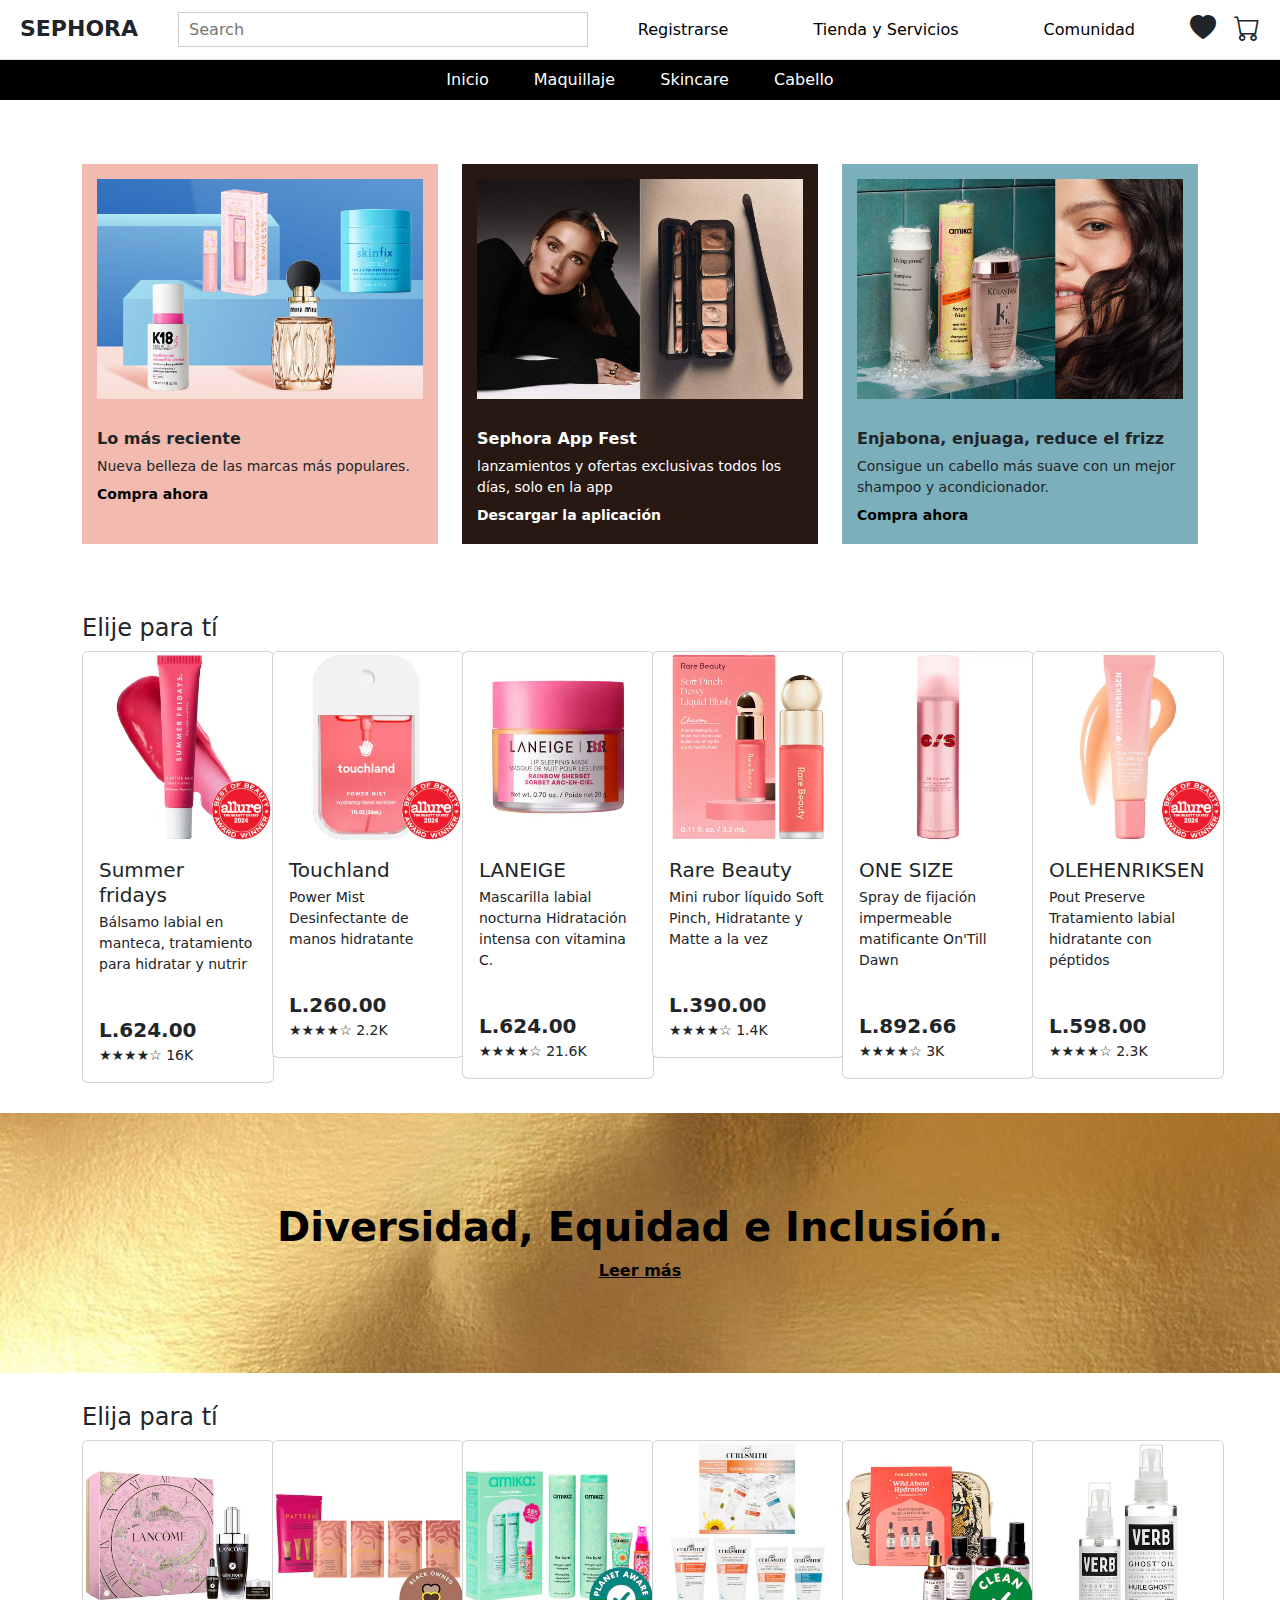
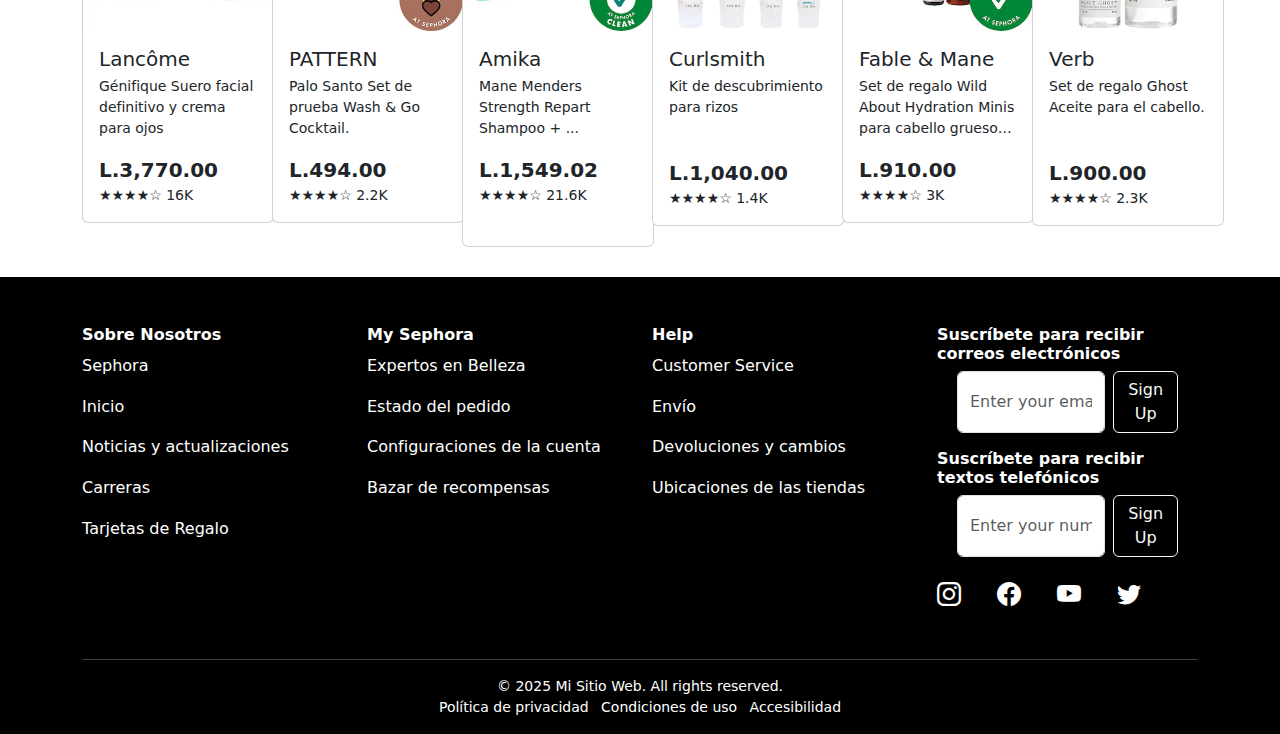
<file: index.html>
<!doctype html>
<html lang="es">

<head>
  <meta charset="utf-8">
  <meta name="viewport" content="width=device-width, initial-scale=1">
  <title>Sephora Hn</title>

  <link rel="stylesheet" href="css/miestilo.css" type="text/css">
  <link rel="stylesheet" href="css/bootstrap.css" type="text/css">

  <link rel="stylesheet" href="https://cdn.jsdelivr.net/npm/bootstrap-icons@1.11.3/font/bootstrap-icons.min.css">
  <link rel="preconnect" href="https://fonts.googleapis.com">
  <link rel="preconnect" href="https://fonts.gstatic.com" crossorigin>
</head>

<body>
  <header>
    <h3 id="titulo" class="logo">SEPHORA</h3>
    <form class="formulario">
      <input id="buscador" type="text" placeholder="Search">
    </form>
    <nav>
      <ul>
        <li class="text_color margen margininicio">Registrarse</li>
        <li class="text_color margen">Tienda y Servicios</li>
        <li class="text_color margen">Comunidad</li>
      </ul>
    </nav>
    <div id="icons">
      <i class="bi bi-heart-fill"></i>
      <i class="bi bi-cart"></i>
    </div>
  </header>

  <nav class="categories">
    <ul>
      <li><a href="index.html">Inicio</a></li>
      <li><a href="Makeup.html">Maquillaje</a></li>
      <li><a href="Skincare.html">Skincare</a></li>
      <li><a href="Cabello.html">Cabello</a></li>
    </ul>
  </nav>
  </header>
  <main>
    <section>
      <div class="container mt-4 section1">
        <div class="row">

          <div class="col-md-4">
            <div class="sephora_box sephora_boxfirst">
              <img src="img/pic1.avif" alt="Producto 1">
              <h5>Lo más reciente</h5>
              <p>Nueva belleza de las marcas más populares.</p>
              <a href="#" class="black_text">Compra ahora</a>
            </div>
          </div>

          <div class="col-md-4">
            <div class="sephora_box sephora_boxthird text_color2">
              <img src="img/pic3.jpg" alt="Producto 3">
              <h5>Sephora App Fest</h5>
              <p>lanzamientos y ofertas exclusivas todos los días, solo en la app</p>
              <a href="#" class="white_text">Descargar la aplicación</a>
            </div>
          </div>

          <div class="col-md-4">
            <div class="sephora_box sephora_boxsecond">
              <img src="img/pic2.webp" alt="Producto 2">
              <h5>Enjabona, enjuaga, reduce el frizz</h5>
              <p>Consigue un cabello más suave con un mejor shampoo y acondicionador.</p>
              <a href="#" class="black_text">Compra ahora</a>
            </div>
          </div>
    </section>

    <section class="margen_top">
      <div class="container">
        <div class="row">
          <h4>Elije para tí</h4>

          <div class="col-2">
            <div class="card" style="width: 12rem;">
              <img src="img/summerfriday.avif" class="card-img-top" alt="...">
              <div class="card-body">
                <h5 class="card-title mb-1">Summer fridays</h5>
                <p class="card-text small">Bálsamo labial en manteca, tratamiento para hidratar y nutrir</p>
                <br>
                <div class="fw-bold fs-5">L.624.00</div>
                <div class="small">★★★★☆ 16K</div>
              </div>
            </div>
          </div>

          <div class="col-2">
            <div class="card" style="width: 12rem;">
              <img src="img/touchland.avif" class="card-img-top" alt="...">
              <div class="card-body">
                <h5 class="card-title mb-1">Touchland</h5>
                <p class="card-text small">Power Mist Desinfectante de manos hidratante</p>
                <br>
                <div class="fw-bold fs-5">L.260.00</div>
                <div class="small">★★★★☆ 2.2K</div>
              </div>
            </div>
          </div>

          <div class="col-2">
            <div class="card" style="width: 12rem;">
              <img src="img/laneige.webp" class="card-img-top" alt="...">
              <div class="card-body">
                <h5 class="card-title mb-1">LANEIGE</h5>
                <p class="card-text small">Mascarilla labial nocturna Hidratación intensa con vitamina C.</p>
                <br>
                <div class="fw-bold fs-5">L.624.00</div>
                <div class="small">★★★★☆ 21.6K</div>
              </div>
            </div>
          </div>

          <div class="col-2">
            <div class="card" style="width: 12rem;">
              <img src="img/rarebeauty.webp" class="card-img-top" alt="...">
              <div class="card-body">
                <h5 class="card-title mb-1">Rare Beauty</h5>
                <p class="card-text small">Mini rubor líquido Soft Pinch, Hidratante y Matte a la vez</p>
                <br>
                <div class="fw-bold fs-5">L.390.00</div>
                <div class="small">★★★★☆ 1.4K</div>
              </div>
            </div>
          </div>

          <div class="col-2">
            <div class="card" style="width: 12rem;">
              <img src="img/onesize.webp" class="card-img-top" alt="...">
              <div class="card-body">
                <h5 class="card-title mb-1">ONE SIZE</h5>
                <p class="card-text small">Spray de fijación impermeable matificante On'Till Dawn</p>
                <br>
                <div class="fw-bold fs-5">L.892.66</div>
                <div class="small">★★★★☆ 3K</div>
              </div>
            </div>
          </div>

          <div class="col-2">
            <div class="card" style="width: 12rem;">
              <img src="img/peptide.avif" class="card-img-top" alt="...">
              <div class="card-body">
                <h5 class="card-title mb-1">OLEHENRIKSEN</h5>
                <p class="card-text small">Pout Preserve Tratamiento labial hidratante con péptidos</p>
                <br>
                <div class="fw-bold fs-5">L.598.00</div>
                <div class="small">★★★★☆ 2.3K</div>
              </div>
            </div>

          </div>
        </div>
    </section>
    <section class="fondoimagen padding centrado margin_text margen_top">
      <h1><b><span class="black_text">Diversidad, Equidad e Inclusión.</span></b></h1>
      <a href="#" class="black_text fw-bold">Leer más</a>
    </section>

    <section>
      <section class="margen_top">
        <div class="container">
          <div class="row">
            <h4>Elija para tí</h4>

            <div class="col-2">
              <div class="card" style="width: 12rem;">
                <img src="img/lancome.webp" class="card-img-top" alt="...">
                <div class="card-body">
                  <h5 class="card-title mb-1">Lancôme</h5>
                  <p class="card-text small">Génifique Suero facial definitivo y crema para ojos</p>
                  <div class="fw-bold fs-5">L.3,770.00</div>
                  <div class="small">★★★★☆ 16K</div>
                </div>
              </div>
            </div>

            <div class="col-2">
              <div class="card" style="width: 12rem;">
                <img src="img/palo santo.jpg" class="card-img-top" alt="...">
                <div class="card-body">
                  <h5 class="card-title mb-1">PATTERN</h5>
                  <p class="card-text small">Palo Santo Set de prueba Wash & Go Cocktail.</p>
                  <div class="fw-bold fs-5">L.494.00</div>
                  <div class="small">★★★★☆ 2.2K</div>
                </div>
              </div>
            </div>

            <div class="col-2">
              <div class="card" style="width: 12rem;">
                <img src="img/amika .avif" class="card-img-top" alt="...">
                <div class="card-body">
                  <h5 class="card-title mb-1">Amika</h5>
                  <p class="card-text small">Mane Menders Strength Repart Shampoo + ...</p>
                  <div class="fw-bold fs-5">L.1,549.02</div>
                  <div class="small">★★★★☆ 21.6K</div>
                  <br>
                </div>
              </div>
            </div>

            <div class="col-2">
              <div class="card" style="width: 12rem;">
                <img src="img/curlsmith.webp" class="card-img-top" alt="...">
                <div class="card-body">
                  <h5 class="card-title mb-1">Curlsmith</h5>
                  <p class="card-text small">Kit de descubrimiento para rizos</p>
                  <br>
                  <div class="fw-bold fs-5">L.1,040.00</div>
                  <div class="small">★★★★☆ 1.4K</div>
                </div>
              </div>
            </div>

            <div class="col-2">
              <div class="card" style="width: 12rem;">
                <img src="img/fable&mane.webp" class="card-img-top" alt="...">
                <div class="card-body">
                  <h5 class="card-title mb-1">Fable & Mane</h5>
                  <p class="card-text small">Set de regalo Wild About Hydration Minis para cabello grueso…</p>
                  <div class="fw-bold fs-5">L.910.00</div>
                  <div class="small">★★★★☆ 3K</div>
                </div>
              </div>
            </div>

            <div class="col-2">
              <div class="card" style="width: 12rem;">
                <img src="img/Verb.webp" class="card-img-top" alt="...">
                <div class="card-body">
                  <h5 class="card-title mb-1">Verb</h5>
                  <p class="card-text small">Set de regalo Ghost Aceite para el cabello.</p>
                  <br>
                  <div class="fw-bold fs-5">L.900.00</div>
                  <div class="small">★★★★☆ 2.3K</div>
                </div>
              </div>
            </div>
          </div>
      </section>

  </main>
  <footer>
    <footer class="footer footerbg text-white pt-5 pb-3">
      <div class="container">
        <div class="row g-4">
          <div class="col-12 col-md-6 col-lg-3">
            <h6 class="fw-bold">Sobre Nosotros</h6>
            <ul class="list-unstyled mb-0 footer-list">
              <li><a href="About us.html" class="text-white">Sephora</a></li>
              <li><a href="index.html" class="text-white">Inicio</a></li>
              <li><a href="#" class="text-white">Noticias y actualizaciones</a></li>
              <li><a href="#" class="text-white">Carreras</a></li>
              <li><a href="#" class="text-white">Tarjetas de Regalo</a></li>
            </ul>
          </div>

          <div class="col-12 col-md-6 col-lg-3">
            <h6 class="fw-bold">My Sephora</h6>
            <ul class="list-unstyled mb-0 footer-list">
              <li><a href="#" class="text-white">Expertos en Belleza</a></li>
              <li><a href="#" class="text-white">Estado del pedido</a></li>
              <li><a href="#" class="text-white">Configuraciones de la cuenta</a></li>
              <li><a href="#" class="text-white">Bazar de recompensas</a></li>
            </ul>
          </div>

          <div class="col-12 col-md-6 col-lg-3">
            <h6 class="fw-bold">Help</h6>
            <ul class="list-unstyled mb-0 footer-list">
              <li><a href="#" class="text-white">Customer Service</a></li>
              <li><a href="#" class="text-white">Envío</a></li>
              <li><a href="#" class="text-white">Devoluciones y cambios</a></li>
              <li><a href="#" class="text-white">Ubicaciones de las tiendas</a></li>
            </ul>
          </div>

          <div class="col-12 col-md-6 col-lg-3">
            <h6 class="fw-bold">Suscríbete para recibir correos electrónicos</h6>
            <form class="d-flex mb-3">
              <input type="email" class="form-control me-2" placeholder="Enter your email">
              <button class="btn btn-outline-light">Sign Up</button>
            </form>

            <h6 class="fw-bold">Suscríbete para recibir textos telefónicos</h6>
            <form class="d-flex mb-3">
              <input type="text" class="form-control me-2" placeholder="Enter your number">
              <button class="btn btn-outline-light">Sign Up</button>
            </form>


            <div id="icons-footer">
              <a href="#"><i class="bi bi-instagram text-white me-3"></i></a>
              <a href="#"><i class="bi bi-facebook text-white me-3"></i></a>
              <a href="#"><i class="bi bi-youtube text-white me-3"></i></a>
              <a href="#"><i class="bi bi-twitter text-white"></i></a>
              <br>
            </div>

          </div>
        </div>
        <hr class="bg-light">
        <div class="text-center small">
          <p class="mb-0">&copy; 2025 Mi Sitio Web. All rights reserved.</p>
          <a href="#" class="text-white me-2">Política de privacidad</a>
          <a href="#" class="text-white me-2">Condiciones de uso</a>
          <a href="#" class="text-white">Accesibilidad</a>
        </div>
      </div>
    </footer>

    <script src="js/bootstrap.bundle.min.js" type="script"></script>
</body>

</html>
</file>
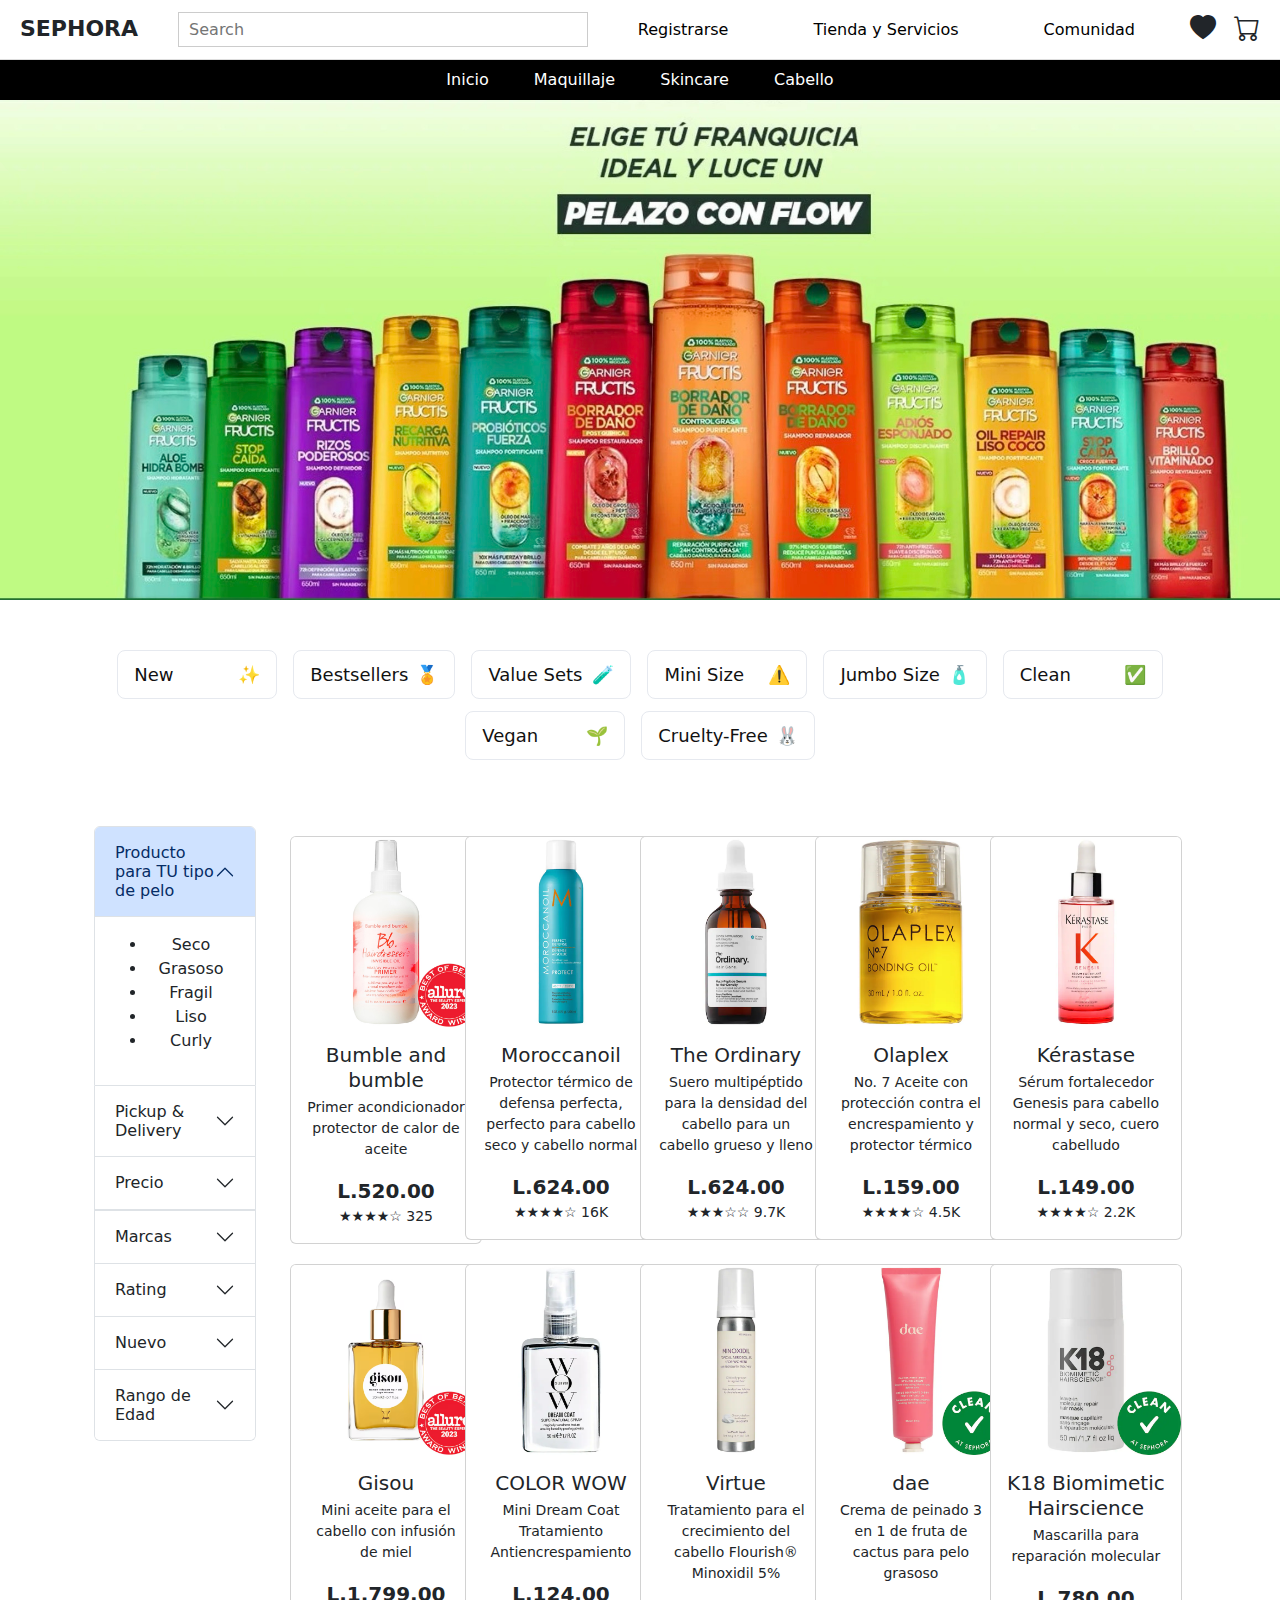
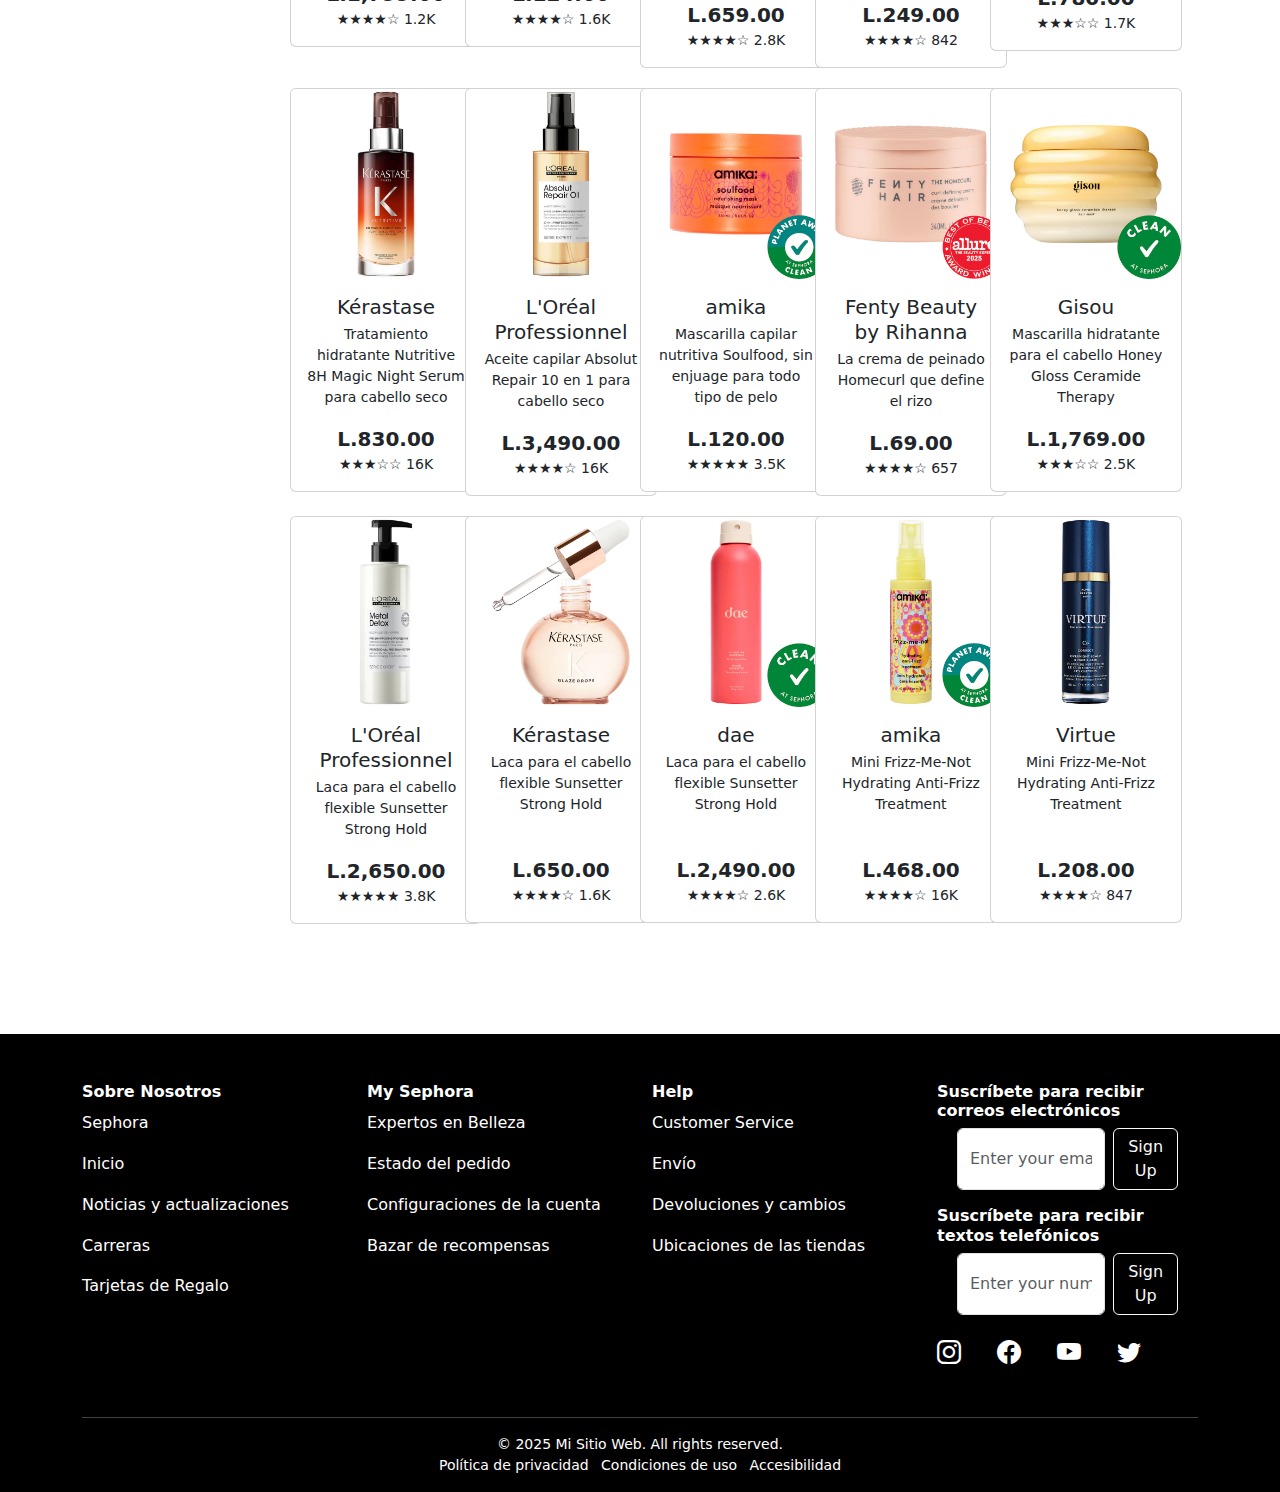
<file: Cabello.html>
<!doctype html>
<html lang="es">

<head>
  <meta charset="utf-8">
  <meta name="viewport" content="width=device-width, initial-scale=1">
  <title>Cabello</title>

  <link rel="stylesheet" href="css/miestilopelo.css" type="text/css">
  <link rel="stylesheet" href="css/bootstrap.css" type="text/css">
  <link rel="stylesheet" href="https://cdn.jsdelivr.net/npm/bootstrap-icons@1.11.3/font/bootstrap-icons.css">
</head>

<body>
  <header>
    <h3 id="titulo" class="logo">SEPHORA</h3>
    <form class="formulario">
      <input id="buscador" type="text" placeholder="Search">
    </form>
    <nav>
      <ul>
        <li class="text_color margen margininicio">Registrarse</li>
        <li class="text_color margen">Tienda y Servicios</li>
        <li class="text_color margen">Comunidad</li>
      </ul>
    </nav>
    <div id="icons">
      <i class="bi bi-heart-fill"></i>
      <i class="bi bi-cart"></i>
    </div>
  </header>

  <nav class="categories">
    <ul>
      <li><a href="index.html">Inicio</a></li>
      <li><a href="Makeup.html">Maquillaje</a></li>
      <li><a href="Skincare.html">Skincare</a></li>
      <li><a href="Cabello.html">Cabello</a></li>
    </ul>
  </nav>
  </header>

  <section id="promo">
    <div class="container">
    </div>
  </section>
  <section>
    <div class="container">
      <div class="texto_centro">
        <div class="margen_interior paddingpromo">
          <div class="chips-container">
            <div class="chips-wrap">
              <button class="chip"><span>New</span><span class="icon rosa">✨</span></button>
              <button class="chip"><span>Bestsellers</span><span class="icon verde">🏅</span></button>
              <button class="chip"><span>Value Sets</span><span class="icon verde">🧪</span></button>
              <button class="chip"><span>Mini Size</span><span class="icon azul">⚠️</span></button>
              <button class="chip"><span>Jumbo Size</span><span class="icon verde">🧴</span></button>
              <button class="chip"><span>Clean</span><span class="icon verde">✅</span></button>
              <button class="chip"><span>Vegan</span><span class="icon verde">🌱</span></button>
              <button class="chip"><span>Cruelty-Free</span><span class="icon rosa">🐰</span></button>
            </div>
          </div>

          <section>
            <div class="container margen_interior">
              <div class="row">
                <div class="col-2">
                  <div class="accordion" id="accordionExample">
                    <div class="accordion-item">
                      <h2 class="accordion-header">
                        <button class="accordion-button" type="button" data-bs-toggle="collapse"
                          data-bs-target="#collapseOne" aria-expanded="true" aria-controls="collapseOne">
                          Producto para TU tipo de pelo
                        </button>
                      </h2>
                      <div id="collapseOne" class="accordion-collapse collapse show" data-bs-parent="#accordionExample">
                        <div class="accordion-body">
                          <ul>
                            <li>Seco</li>
                            <li>Grasoso</li>
                            <li>Fragil</li>
                            <li>Liso</li>
                            <li>Curly</li>
                          </ul>
                        </div>
                      </div>
                    </div>
                    <div class="accordion-item">
                      <h2 class="accordion-header">
                        <button class="accordion-button collapsed" type="button" data-bs-toggle="collapse"
                          data-bs-target="#collapseTwo" aria-expanded="false" aria-controls="collapseTwo">
                          Pickup & Delivery
                        </button>
                      </h2>
                      <div id="collapseTwo" class="accordion-collapse collapse" data-bs-parent="#accordionExample">
                        <div class="accordion-body">
                          <ul>
                            <li><b>Pickup:</b> Escoge una tienda </li>
                            <li><b>Delivery para el mismo dia:</b> Selecciona tu ubicacción</li>
                            <li><b>Shipping:</b> Elige tu ubicacción</li>

                          </ul>
                        </div>
                      </div>
                    </div>
                    <div class="accordion-item">
                      <h2 class="accordion-header">
                        <button class="accordion-button collapsed" type="button" data-bs-toggle="collapse"
                          data-bs-target="#collapseThree" aria-expanded="false" aria-controls="collapseThree">
                          Precio
                        </button>
                      </h2>
                      <div id="collapseThree" class="accordion-collapse collapse" data-bs-parent="#accordionExample">
                        <div class="accordion-body">
                          <ul>
                            <li>Menor a L.500 </li>
                            <li>L.500 - L.1,000</li>
                            <li>L.1,001-L.1,500</li>
                            <li>L.1,501-L.2,000</li>
                            <li>L.2,001-L.3,000</li>
                            <li>Mayor a L.3,000</li>
                          </ul>
                        </div>
                      </div>
                    </div>
                    <div class="accordion-item">
                      <h2 class="accordion-header">

                      </h2>
                      <div id="collapseFour" class="accordion-collapse collapse" data-bs-parent="#accordionExample">
                        <div class="accordion-body">
                          <ul>
                          </ul>
                        </div>
                      </div>
                    </div>
                    <div class="accordion-item">
                      <h2 class="accordion-header">
                        <button class="accordion-button collapsed" type="button" data-bs-toggle="collapse"
                          data-bs-target="#collapseFive" aria-expanded="false" aria-controls="collapseFive">
                          Marcas
                        </button>
                      </h2>
                      <div id="collapseFive" class="accordion-collapse collapse" data-bs-parent="#accordionExample">
                        <div class="accordion-body">
                          <ul>
                            <li>Pantene (7) </li>
                            <li>Garnier (43)</li>
                            <li>Kerastase (33)</li>
                            <li>Olaplex (11)</li>
                            <li>L'Oréal (22)</li>
                            <li>Moroccanoil (24)</li>
                            <li>Dove (12)</li>
                          </ul>
                        </div>
                      </div>
                    </div>
                    <div class="accordion-item">
                      <h2 class="accordion-header">
                        <button class="accordion-button collapsed" type="button" data-bs-toggle="collapse"
                          data-bs-target="#collapseSix" aria-expanded="false" aria-controls="collapseSix">
                          Rating
                        </button>
                      </h2>
                      <div id="collapseSix" class="accordion-collapse collapse" data-bs-parent="#accordionExample">
                        <div class="accordion-body">
                          <ul>
                            <li>★★★★★(25)</li>
                            <li>★★★★☆(582)</li>
                            <li>★★★☆☆(147)</li>
                            <li>★★☆☆☆(257)</li>
                            <li>★☆☆☆☆(68)</li>
                          </ul>
                        </div>
                      </div>
                    </div>
                    <div class="accordion-item">
                      <h2 class="accordion-header">
                        <button class="accordion-button collapsed" type="button" data-bs-toggle="collapse"
                          data-bs-target="#collapseSeven" aria-expanded="false" aria-controls="collapseSeven">
                          Nuevo
                        </button>
                      </h2>
                      <div id="collapseSeven" class="accordion-collapse collapse" data-bs-parent="#accordionExample">
                        <div class="accordion-body">
                          <ul>
                            <li>Nuevos productos (4)</li>

                          </ul>
                        </div>
                      </div>
                    </div>
                    <div class="accordion-item">
                      <h2 class="accordion-header">
                        <button class="accordion-button collapsed" type="button" data-bs-toggle="collapse"
                          data-bs-target="#collapseEight" aria-expanded="false" aria-controls="collapseEight">
                          Rango de Edad
                        </button>
                      </h2>
                      <div id="collapseEight" class="accordion-collapse collapse" data-bs-parent="#accordionExample">
                        <div class="accordion-body">
                          <ul>
                            <li>20s (1574) </li>
                            <li>30s(1455)</li>
                            <li>40s(144)</li>
                            <li>50s+ (345)</li>
                          </ul>
                        </div>
                      </div>
                    </div>
                  </div>

                </div>

                <div class="col-10">
                  <div class="row">
                    <div class="col-2 padding_cajas">
                      <div class="card" style="width: 12rem;">
                        <img src="img/p1.jpg.avif" class="card-img-top" alt="...">
                        <div class="card-body">
                          <h5 class="card-title mb-1">Bumble and bumble</h5>
                          <p class="card-text small">Primer acondicionador protector de calor de aceite</p>
                          <div class="fw-bold fs-5">L.520.00</div>
                          <div class="small">★★★★☆ 325</div>
                        </div>
                      </div>
                    </div>
                    <div class="col-2 padding_cajas">
                      <div class="card" style="width: 12rem;">
                        <img src="img/p2.jpg.webp" class="card-img-top" alt="...">
                        <div class="card-body">
                          <h5 class="card-title mb-1">Moroccanoil</h5>
                          <p class="card-text small">Protector térmico de defensa perfecta, perfecto para cabello seco y
                            cabello normal</p>
                          <div class="fw-bold fs-5">L.624.00</div>
                          <div class="small">★★★★☆ 16K</div>
                        </div>
                      </div>
                    </div>
                    <div class="col-2 padding_cajas">
                      <div class="card" style="width: 12rem;">
                        <img src="img/p3.jpg.webp" class="card-img-top" alt="...">
                        <div class="card-body">
                          <h5 class="card-title mb-1">The Ordinary</h5>
                          <p class="card-text small">Suero multipéptido para la densidad del cabello para un cabello
                            grueso y lleno</p>
                          <div class="fw-bold fs-5">L.624.00</div>
                          <div class="small">★★★☆☆ 9.7K</div>
                        </div>
                      </div>
                    </div>
                    <div class="col-2 padding_cajas">
                      <div class="card" style="width: 12rem;">
                        <img src="img/p4.jpg.webp" class="card-img-top" alt="...">
                        <div class="card-body">
                          <h5 class="card-title mb-1">Olaplex</h5>
                          <p class="card-text small">No. 7 Aceite con protección contra el encrespamiento y protector
                            térmico</p>
                          <div class="fw-bold fs-5">L.159.00</div>
                          <div class="small">★★★★☆ 4.5K</div>
                        </div>
                      </div>
                    </div>
                    <div class="col-2 padding_cajas">
                      <div class="card" style="width: 12rem;">
                        <img src="img/p5.jpg.webp" class="card-img-top" alt="...">
                        <div class="card-body">
                          <h5 class="card-title mb-1">Kérastase</h5>
                          <p class="card-text small">Sérum fortalecedor Genesis para cabello normal y seco, cuero
                            cabelludo</p>
                          <div class="fw-bold fs-5">L.149.00</div>
                          <div class="small">★★★★☆ 2.2K</div>
                        </div>
                      </div>
                    </div>

                  </div>

                  <div class="row">
                    <div class="col-2 padding_cajas">
                      <div class="card" style="width: 12rem;">
                        <img src="img/p6.jpg.avif" class="card-img-top" alt="...">
                        <div class="card-body">
                          <h5 class="card-title mb-1">Gisou</h5>
                          <p class="card-text small">Mini aceite para el cabello con infusión de miel</p>
                          <div class="fw-bold fs-5">L.1,799.00</div>
                          <div class="small">★★★★☆ 1.2K</div>
                        </div>
                      </div>
                    </div>
                    <div class="col-2 padding_cajas">
                      <div class="card" style="width: 12rem;">
                        <img src="img/p7.jpg.webp" class="card-img-top" alt="...">
                        <div class="card-body">
                          <h5 class="card-title mb-1">COLOR WOW</h5>
                          <p class="card-text small">Mini Dream Coat Tratamiento Antiencrespamiento</p>
                          <div class="fw-bold fs-5">L.124.00</div>
                          <div class="small">★★★★☆ 1.6K</div>
                        </div>
                      </div>
                    </div>
                    <div class="col-2 padding_cajas">
                      <div class="card" style="width: 12rem;">
                        <img src="img/p8.jpg.webp" class="card-img-top" alt="...">
                        <div class="card-body">
                          <h5 class="card-title mb-1">Virtue</h5>
                          <p class="card-text small">Tratamiento para el crecimiento del cabello Flourish® Minoxidil 5%
                          </p>
                          <div class="fw-bold fs-5">L.659.00</div>
                          <div class="small">★★★★☆ 2.8K</div>
                        </div>
                      </div>
                    </div>
                    <div class="col-2 padding_cajas">
                      <div class="card" style="width: 12rem;">
                        <img src="img/p9.jpg.webp" class="card-img-top" alt="...">
                        <div class="card-body">
                          <h5 class="card-title mb-1">dae</h5>
                          <p class="card-text small">Crema de peinado 3 en 1 de fruta de cactus para pelo grasoso</p>
                          <div class="fw-bold fs-5">L.249.00</div>
                          <div class="small">★★★★☆ 842</div>
                        </div>
                      </div>
                    </div>
                    <div class="col-2 padding_cajas">
                      <div class="card" style="width: 12rem;">
                        <img src="img/p10.jpg.webp" class="card-img-top" alt="...">
                        <div class="card-body">
                          <h5 class="card-title mb-1">K18 Biomimetic Hairscience </h5>
                          <p class="card-text small">Mascarilla para reparación molecular</p>
                          <div class="fw-bold fs-5">L.780.00</div>
                          <div class="small">★★★☆☆ 1.7K</div>
                        </div>
                      </div>
                    </div>

                  </div>
                  <div class="row">
                    <div class="col-2 padding_cajas">
                      <div class="card" style="width: 12rem;">
                        <img src="img/p11.jpg.webp" class="card-img-top" alt="...">
                        <div class="card-body">
                          <h5 class="card-title mb-1">Kérastase</h5>
                          <p class="card-text small">Tratamiento hidratante Nutritive 8H Magic Night Serum para cabello
                            seco</p>
                          <div class="fw-bold fs-5">L.830.00</div>
                          <div class="small">★★★☆☆ 16K</div>
                        </div>
                      </div>
                    </div>
                    <div class="col-2 padding_cajas">
                      <div class="card" style="width: 12rem;">
                        <img src="img/p12.jpg.webp" class="card-img-top" alt="...">
                        <div class="card-body">
                          <h5 class="card-title mb-1">L'Oréal Professionnel</h5>
                          <p class="card-text small">Aceite capilar Absolut Repair 10 en 1 para cabello seco</p>
                          <div class="fw-bold fs-5">L.3,490.00</div>
                          <div class="small">★★★★☆ 16K</div>
                        </div>
                      </div>
                    </div>
                    <div class="col-2 padding_cajas">
                      <div class="card" style="width: 12rem;">
                        <img src="img/p13.jpg.webp" class="card-img-top" alt="...">
                        <div class="card-body">
                          <h5 class="card-title mb-1">amika</h5>
                          <p class="card-text small">Mascarilla capilar nutritiva Soulfood, sin enjuage para todo tipo
                            de pelo</p>
                          <div class="fw-bold fs-5">L.120.00</div>
                          <div class="small">★★★★★ 3.5K</div>
                        </div>
                      </div>
                    </div>
                    <div class="col-2 padding_cajas">
                      <div class="card" style="width: 12rem;">
                        <img src="img/p14.jpg.avif" class="card-img-top" alt="...">
                        <div class="card-body">
                          <h5 class="card-title mb-1">Fenty Beauty by Rihanna</h5>
                          <p class="card-text small">La crema de peinado Homecurl que define el rizo</p>
                          <div class="fw-bold fs-5">L.69.00</div>
                          <div class="small">★★★★☆ 657</div>
                        </div>
                      </div>
                    </div>
                    <div class="col-2 padding_cajas">
                      <div class="card" style="width: 12rem;">
                        <img src="img/p15.jpg.webp" class="card-img-top" alt="...">
                        <div class="card-body">
                          <h5 class="card-title mb-1">Gisou</h5>
                          <p class="card-text small">Mascarilla hidratante para el cabello Honey Gloss Ceramide Therapy
                          </p>
                          <div class="fw-bold fs-5">L.1,769.00</div>
                          <div class="small">★★★☆☆ 2.5K</div>
                        </div>
                      </div>
                    </div>

                  </div>
                  <div class="row">
                    <div class="col-2 padding_cajas">
                      <div class="card" style="width: 12rem;">
                        <img src="img/p16.jpg.webp" class="card-img-top" alt="...">
                        <div class="card-body">
                          <h5 class="card-title mb-1">L'Oréal Professionnel</h5>
                          <p class="card-text small">Laca para el cabello flexible Sunsetter Strong Hold</p>
                          <div class="fw-bold fs-5">L.2,650.00</div>
                          <div class="small">★★★★★ 3.8K</div>
                        </div>
                      </div>
                    </div>
                    <div class="col-2 padding_cajas">
                      <div class="card" style="width: 12rem;">
                        <img src="img/p17.jpg.webp" class="card-img-top" alt="...">
                        <div class="card-body">
                          <h5 class="card-title mb-1">Kérastase</h5>
                          <p class="card-text small">Laca para el cabello flexible Sunsetter Strong Hold</p>
                          <br>
                          <div class="fw-bold fs-5">L.650.00</div>
                          <div class="small">★★★★☆ 1.6K</div>
                        </div>
                      </div>
                    </div>
                    <div class="col-2 padding_cajas">
                      <div class="card" style="width: 12rem;">
                        <img src="img/p18.jpg.webp" class="card-img-top" alt="...">
                        <div class="card-body">
                          <h5 class="card-title mb-1">dae</h5>
                          <p class="card-text small">Laca para el cabello flexible Sunsetter Strong Hold</p>
                          <br>
                          <div class="fw-bold fs-5">L.2,490.00</div>
                          <div class="small">★★★★☆ 2.6K</div>
                        </div>
                      </div>
                    </div>
                    <div class="col-2 padding_cajas">
                      <div class="card" style="width: 12rem;">
                        <img src="img/p19.jpg.avif" class="card-img-top" alt="...">
                        <div class="card-body">
                          <h5 class="card-title mb-1">amika</h5>
                          <p class="card-text small">Mini Frizz-Me-Not Hydrating Anti-Frizz Treatment
                          </p>
                          <br>
                          <div class="fw-bold fs-5">L.468.00</div>
                          <div class="small">★★★★☆ 16K</div>
                        </div>
                      </div>
                    </div>
                    <div class="col-2 padding_cajas">
                      <div class="card" style="width: 12rem;">
                        <img src="img/p20.jpg.webp" class="card-img-top" alt="...">
                        <div class="card-body">
                          <h5 class="card-title mb-1">Virtue</h5>
                          <p class="card-text small">Mini Frizz-Me-Not Hydrating Anti-Frizz Treatment</p>
                          <br>
                          <div class="fw-bold fs-5">L.208.00</div>
                          <div class="small">★★★★☆ 847</div>
                        </div>
                      </div>
                    </div>

                  </div>

                </div>

              </div>

            </div>

        </div>

      </div>

    </div>
  </section>

  </div>

  </div>
  </section>
  <section>
    <div class="container">
      <div class="row">
        <div class="col-4">

        </div>
        <div class="col-8">

        </div>

      </div>
    </div>
  </section>
  </main>
  <footer>
    <footer class="footer footerbg text-white pt-5 pb-3">
      <div class="container">
        <div class="row g-4">
          <div class="col-12 col-md-6 col-lg-3">
            <h6 class="fw-bold">Sobre Nosotros</h6>
            <ul class="list-unstyled mb-0 footer-list">
              <li><a href="About us.html" class="text-white">Sephora</a></li>
              <li><a href="index.html" class="text-white">Inicio</a></li>
              <li><a href="#" class="text-white">Noticias y actualizaciones</a></li>
              <li><a href="#" class="text-white">Carreras</a></li>
              <li><a href="#" class="text-white">Tarjetas de Regalo</a></li>
            </ul>
          </div>

          <div class="col-12 col-md-6 col-lg-3">
            <h6 class="fw-bold">My Sephora</h6>
            <ul class="list-unstyled mb-0 footer-list">
              <li><a href="#" class="text-white">Expertos en Belleza</a></li>
              <li><a href="#" class="text-white">Estado del pedido</a></li>
              <li><a href="#" class="text-white">Configuraciones de la cuenta</a></li>
              <li><a href="#" class="text-white">Bazar de recompensas</a></li>
            </ul>
          </div>

          <div class="col-12 col-md-6 col-lg-3">
            <h6 class="fw-bold">Help</h6>
            <ul class="list-unstyled mb-0 footer-list">
              <li><a href="#" class="text-white">Customer Service</a></li>
              <li><a href="#" class="text-white">Envío</a></li>
              <li><a href="#" class="text-white">Devoluciones y cambios</a></li>
              <li><a href="#" class="text-white">Ubicaciones de las tiendas</a></li>
            </ul>
          </div>

          <div class="col-12 col-md-6 col-lg-3">
            <h6 class="fw-bold">Suscríbete para recibir correos electrónicos</h6>
            <form class="d-flex mb-3">
              <input type="email" class="form-control me-2" placeholder="Enter your email">
              <button class="btn btn-outline-light">Sign Up</button>
            </form>

            <h6 class="fw-bold">Suscríbete para recibir textos telefónicos</h6>
            <form class="d-flex mb-3">
              <input type="text" class="form-control me-2" placeholder="Enter your number">
              <button class="btn btn-outline-light">Sign Up</button>
            </form>

            <div id="icons-footer">
              <a href="#"><i class="bi bi-instagram me-3 white_text"></i></a>
              <a href="#"><i class="bi bi-facebook me-3 white_text"></i></a>
              <a href="#"><i class="bi bi-youtube me-3 white_text"></i></a>
              <a href="#"><i class="bi bi-twitter me-3 white_text"></i></a>
              <br>
            </div>

          </div>
        </div>
        <hr class="bg-light">
        <div class="text-center small">
          <p class="mb-0">&copy; 2025 Mi Sitio Web. All rights reserved.</p>
          <a href="#" class="text-white me-2">Política de privacidad</a>
          <a href="#" class="text-white me-2">Condiciones de uso</a>
          <a href="#" class="text-white">Accesibilidad</a>
        </div>

      </div>
    </footer>

  </footer>

  <script src="js/bootstrap.bundle.min.js" type="script"></script>
  <script src="https://cdn.jsdelivr.net/npm/bootstrap@5.3.8/dist/js/bootstrap.bundle.min.js"
    integrity="sha384-FKyoEForCGlyvwx9Hj09JcYn3nv7wiPVlz7YYwJrWVcXK/BmnVDxM+D2scQbITxI"
    crossorigin="anonymous"></script>
</body>

</html>
</file>
<file: css/miestilo.css>
body {
  margin: 0;
  font-family: Arial, sans-serif;
  background-color: beige;
}

.background_color {
  background-color: rgb(19, 58, 59);
}

.fondo_imagen {
  background-image: url("../img/fondo.jpg");
  background-size: cover;
  background-repeat: no-repeat;
  background-position: center;
}

.fondoimagen {
  background-image: url(../img/liso2.jpg);
  background-size: cover;
  background-repeat: no-repeat;
  background-position: center;
}

.backgroundcolor {
  background-color: rgb(33, 63, 63);
}

header {
  background: white;
  padding: 10px 20px;
  border-bottom: 1px solid #ddd;
  display: flex;
  align-items: center;
  justify-content: space-between;
  position: relative;
}

#titulo {
  margin: 0;
  font-size: 22px;
  font-weight: bold;
  margin-right: 20px;
}

.logo {
  display: inline-block;
  margin: 0 20px 0 0;
}

form {
  flex: 1;
  max-width: 450px;
  margin: 0 20px;
  display: inline-block;
  vertical-align: middle;
}

#buscador {
  width: 100%;
  height: 35px;
  padding: 6px 10px;
  border: 1px solid #ccc;
}

input {
  padding: 6px;
  border: 1px solid #ccc;
}

header nav ul {
  list-style: none;
  margin: 0;
  padding: 0;
  display: flex;
  gap: 25px;
}

header nav li {
  display: inline-block;
  cursor: pointer;
}

#icons {
  display: flex;
  gap: 18px;
  font-size: 26px;
  margin-left: 25px;
}

#icons i {
  cursor: pointer;
}

.margininicio {
  margin-left: 30px;
}

.menu_color {
  background-color: #ffffff;
}

.text_color {
  color: black;
}

.text_color2 {
  color: rgb(255, 255, 255);
}

.color_naranja {
  color: orange;
}

.color_blanco {
  color: white;
}

.color_azuloscuro {
  color: rgb(19, 58, 59);
}

.white_text {
  color: white;
}

.black_text {
  color: black;
}

.antiquewhite {
  color: antiquewhite;
}

.negtrita {
  font-weight: bold;
}

.titulo {
  font-size: 60px;
}

.texto_centro {
  text-align: center;
}

.texto-grande {
  font-size: 22px;
  font-weight: 600;
}

.margen {
  margin-left: 30px;
  margin-right: 30px;
}

.margen_interior {
  padding-top: 50px;
  padding-bottom: 50px;
}

.margen_top {
  margin-top: 30px;
  margin-bottom: 30px;
}

.margin_text {
  margin-top: 30px;
}

.padding {
  padding-top: 90px;
  padding-bottom: 90px;
}

.padding_cajas {
  padding: 10px;
  margin-left: 10px;
  margin-right: 10px;
}

.paddingpromo {
  padding-top: 50px;
}

.section1 {
  padding: 40px;
}

.centrado {
  text-align: center;
}

.banner {
  height: auto;
  width: 50px;
}

#promo {
  background: url(../img/publi.jpeg);
  background-size: cover;
  position: center;
  padding-top: 250px;
  padding-bottom: 250px;
}

.filter-btn {
  background: #fff;
  border: 1px solid rgba(0, 0, 0, .08);
  box-shadow: 0 1px 6px rgba(0, 0, 0, .06);
  border-radius: .75rem;
  padding: .75rem 1rem;
}

.filter-icon {
  font-size: 1.25rem;
  opacity: .6;
}

.filter-btn.active {
  border-color: #111;
  box-shadow: 0 2px 10px rgba(0, 0, 0, .08);
}

.icono-rojo {
  color: #e63946;
}

.card-title {
  line-height: 1.25;
}

.card .badge {
  letter-spacing: .3px;
}

.categories {
  background: black;
  padding: 8px;
}

.categories ul {
  list-style: none;
  margin: 0;
  padding: 0;
  text-align: center;
}

.categories li {
  display: inline-block;
  margin: 0 12px;
}

.categories a {
  color: white;
  text-decoration: none;
  background: black;
  padding: 8px;
}

.chips-container {
  width: 100%;
  max-width: 1200px;
  margin: 0 auto 16px;
}

.chips-wrap {
  display: flex;
  flex-wrap: wrap;
  justify-content: center;
  gap: 12px 16px;
  flex-direction: row;
}

.chip {
  flex: 0 0 auto;
  display: flex;
  align-items: center;
  justify-content: space-between;
  gap: 8px;
  padding: 10px 16px;
  min-width: 160px;
  background: #fff;
  border: 1px solid #e6e9ef;
  border-radius: 8px;
  font-size: 18px;
  color: #111;
  cursor: pointer;
}

.chip:focus {
  outline: 2px solid #bcd2ff;
}

.icon {
  font-size: 18px;
  line-height: 1;
}

.rosa {
  color: #d26b86;
}

.verde {
  color: #37a867;
}

.azul {
  color: #3578e5;
}

.sephora_box {
  background: #f9f9f9;
  padding: 15px;
  text-align: left;
  height: 380px;
  overflow: hidden;
}

.sephora_box img {
  width: 100%;
  height: 220px;
  object-fit: cover;
  margin-bottom: 30px;
}

.sephora_box h5 {
  font-size: 16px;
  font-weight: bold;
}

.sephora_box p {
  font-size: 14px;
  margin: 5px 0;
}

.sephora_box a {
  font-size: 14px;
  text-decoration: none;
  font-weight: bold;
}

.sephora_boxfirst {
  background: #f3bbaf;
}

.sephora_boxsecond {
  background: #7bafbb;
}

.sephora_boxthird {
  background: #271812;
}

.footerbg {
  background-color: black;
}

.footer a {
  text-decoration: none;
}

.footermargin {
  margin-top: 20px;
}

.underline {
  text-decoration: underline;
}

.footer-links {
  letter-spacing: 1px;
  word-spacing: 12px;
  line-height: 2;
}

.footer-column {
  margin-right: 40px;
}

.footer-list li {
  margin-bottom: 12px;
  line-height: 1.8;
}

.footer .social-icons {
  margin-top: 20px;
}

.footer .social-icons a {
  font-size: 24px;
  margin-right: 15px;
}

#icons-footer {
  margin-top: 20px;
  margin-bottom: 30px;
}

#icons-footer a {
  font-size: 24px;
  margin-right: 15px;
}

.logosephora{
  text-decoration: none;
  color: black;
}
</file>
<file: css/miestilopelo.css>
body {
  margin: 0;
  font-family: Arial, sans-serif;
  background-color: beige;
}

.background_color {
  background-color: rgb(19, 58, 59);
}

.fondo_imagen {
  background-image: url("../img/fondo.jpg");
  background-size: cover;
  background-repeat: no-repeat;
  background-position: center;
}

.fondoimagen {
  background-image: url(../img/liso2.jpg);
  background-size: cover;
  background-repeat: no-repeat;
  background-position: center;
}

.backgroundcolor {
  background-color: rgb(33, 63, 63);
}

header {
  background: white;
  padding: 10px 20px;
  border-bottom: 1px solid #ddd;
  display: flex;
  align-items: center;
  justify-content: space-between;
  position: relative;
}

#titulo {
  margin: 0;
  font-size: 22px;
  font-weight: bold;
  margin-right: 20px;
}

.logo {
  display: inline-block;
  margin: 0 20px 0 0;
}

form {
  flex: 1;
  max-width: 450px;
  margin: 0 20px;
  display: inline-block;
  vertical-align: middle;
}

#buscador {
  width: 100%;
  height: 35px;
  padding: 6px 10px;
  border: 1px solid #ccc;
}

input {
  padding: 6px;
  border: 1px solid #ccc;
}

header nav ul {
  list-style: none;
  margin: 0;
  padding: 0;
  display: flex;
  gap: 25px;
}

header nav li {
  display: inline-block;
  cursor: pointer;
}

#icons {
  display: flex;
  gap: 18px;
  font-size: 26px;
  margin-left: 25px;
}

#icons i {
  cursor: pointer;
}

.margininicio {
  margin-left: 30px;
}

.menu_color {
  background-color: #ffffff;
}

.text_color {
  color: black;
}

.text_color2 {
  color: rgb(255, 255, 255);
}

.color_naranja {
  color: orange;
}

.color_blanco {
  color: white;
}

.color_azuloscuro {
  color: rgb(19, 58, 59);
}

.white_text {
  color: white;
}

.black_text {
  color: black;
}

.antiquewhite {
  color: antiquewhite;
}

.negtrita {
  font-weight: bold;
}

.titulo {
  font-size: 60px;
}

.texto_centro {
  text-align: center;
}

.texto-grande {
  font-size: 22px;
  font-weight: 600;
}

.margen {
  margin-left: 30px;
  margin-right: 30px;
}

.margen_interior {
  padding-top: 50px;
  padding-bottom: 50px;
}

.margen_top {
  margin-top: 30px;
  margin-bottom: 30px;
}

.margin_text {
  margin-top: 30px;
}

.padding {
  padding-top: 90px;
  padding-bottom: 90px;
}

.padding_cajas {
  padding: 10px;
  margin-left: 10px;
  margin-right: 10px;
}

.paddingpromo {
  padding-top: 50px;
}

.section1 {
  padding: 40px;
}

.centrado {
  text-align: center;
}

.banner {
  height: auto;
  width: 50px;
}

#promo {
  background: url(../img/publi.jpeg);
  background-size: cover;
  position: center;
  padding-top: 250px;
  padding-bottom: 250px;
}

.filter-btn {
  background: #fff;
  border: 1px solid rgba(0, 0, 0, .08);
  box-shadow: 0 1px 6px rgba(0, 0, 0, .06);
  border-radius: .75rem;
  padding: .75rem 1rem;
}

.filter-icon {
  font-size: 1.25rem;
  opacity: .6;
}

.filter-btn.active {
  border-color: #111;
  box-shadow: 0 2px 10px rgba(0, 0, 0, .08);
}

.icono-rojo {
  color: #e63946;
}

.card-title {
  line-height: 1.25;
}

.card .badge {
  letter-spacing: .3px;
}

.categories {
  background: black;
  padding: 8px;
}

.categories ul {
  list-style: none;
  margin: 0;
  padding: 0;
  text-align: center;
}

.categories li {
  display: inline-block;
  margin: 0 12px;
}

.categories a {
  color: white;
  text-decoration: none;
  background: black;
  padding: 8px;
}

.chips-container {
  width: 100%;
  max-width: 1200px;
  margin: 0 auto 16px;
}

.chips-wrap {
  display: flex;
  flex-wrap: wrap;
  justify-content: center;
  gap: 12px 16px;
  flex-direction: row;
}

.chip {
  flex: 0 0 auto;
  display: flex;
  align-items: center;
  justify-content: space-between;
  gap: 8px;
  padding: 10px 16px;
  min-width: 160px;
  background: #fff;
  border: 1px solid #e6e9ef;
  border-radius: 8px;
  font-size: 18px;
  color: #111;
  cursor: pointer;
}

.chip:focus {
  outline: 2px solid #bcd2ff;
}

.icon {
  font-size: 18px;
  line-height: 1;
}

.rosa {
  color: #d26b86;
}

.verde {
  color: #37a867;
}

.azul {
  color: #3578e5;
}

.sephora_box {
  background: #f9f9f9;
  padding: 15px;
  text-align: left;
  height: 380px;
  overflow: hidden;
}

.sephora_box img {
  width: 100%;
  height: 220px;
  object-fit: cover;
  margin-bottom: 30px;
}

.sephora_box h5 {
  font-size: 16px;
  font-weight: bold;
}

.sephora_box p {
  font-size: 14px;
  margin: 5px 0;
}

.sephora_box a {
  font-size: 14px;
  text-decoration: none;
  font-weight: bold;
}

.sephora_boxfirst {
  background: #f3bbaf;
}

.sephora_boxsecond {
  background: #7bafbb;
}

.sephora_boxthird {
  background: #271812;
}

.footerbg {
  background-color: black;
}

.footer a {
  text-decoration: none;
}

.footermargin {
  margin-top: 20px;
}

.underline {
  text-decoration: underline;
}

.footer-links {
  letter-spacing: 1px;
  word-spacing: 12px;
  line-height: 2;
}

.footer-column {
  margin-right: 40px;
}

.footer-list li {
  margin-bottom: 12px;
  line-height: 1.8;
}

.footer .social-icons {
  margin-top: 20px;
}

.footer .social-icons a {
  font-size: 24px;
  margin-right: 15px;
}

#icons-footer {
  margin-top: 20px;
  margin-bottom: 30px;
}

#icons-footer a {
  font-size: 24px;
  margin-right: 15px;
}
</file>
